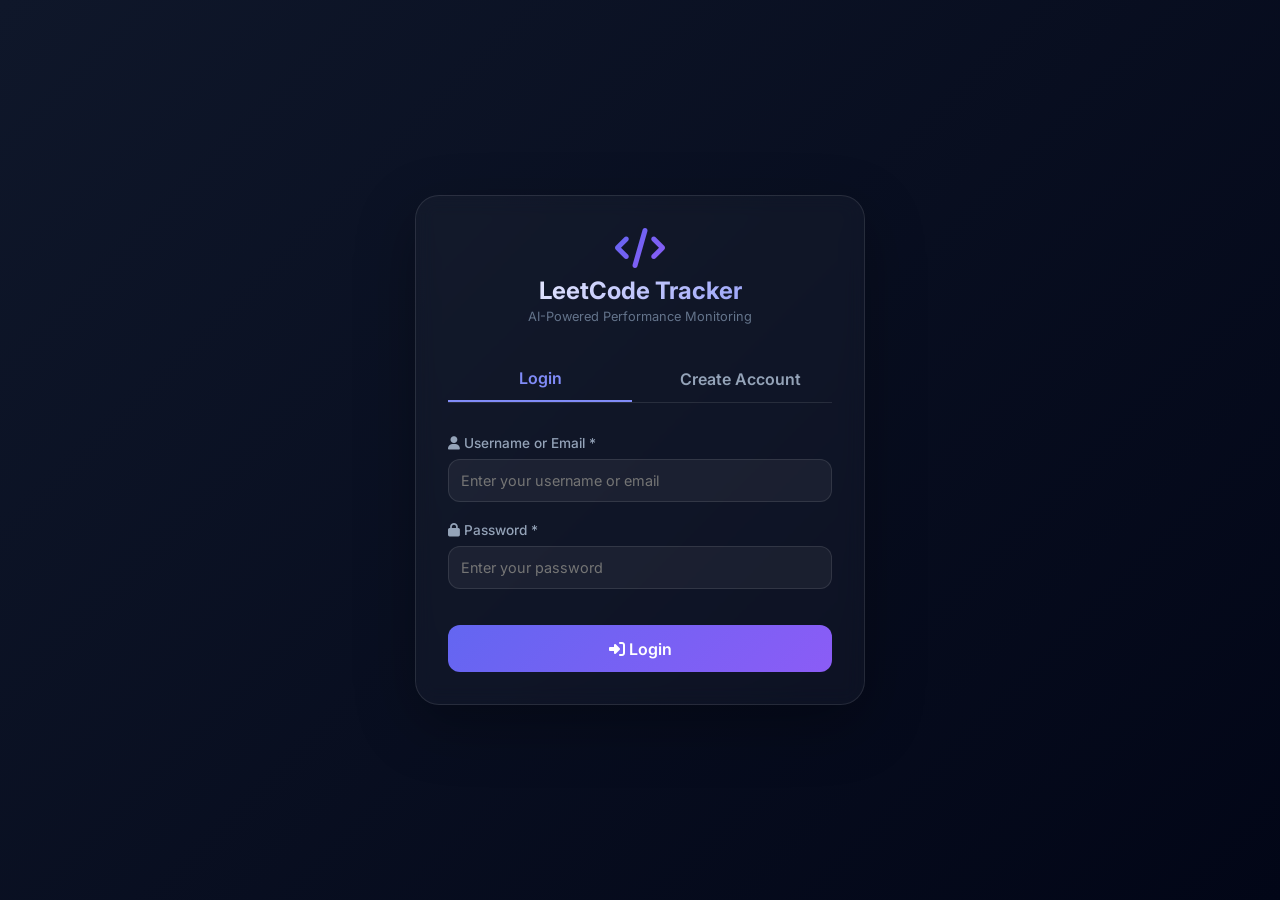
<file: templates/login.html>
<!DOCTYPE html>
<html lang="en">
<head>
    <meta charset="UTF-8">
    <meta name="viewport" content="width=device-width, initial-scale=1.0">
    <title>Login | LeetCode Tracker</title>
    <link href="https://fonts.googleapis.com/css2?family=Inter:wght@300;400;500;600;700;800&display=swap" rel="stylesheet">
    <link rel="stylesheet" href="https://cdnjs.cloudflare.com/ajax/libs/font-awesome/6.4.0/css/all.min.css">
    <style>
        * {
            margin: 0;
            padding: 0;
            box-sizing: border-box;
        }
        
        body {
            font-family: 'Inter', sans-serif;
            background: linear-gradient(135deg, #0f172a 0%, #020617 100%);
            min-height: 100vh;
            display: flex;
            align-items: center;
            justify-content: center;
            padding: 2rem;
        }
        
        .auth-container {
            max-width: 450px;
            width: 100%;
        }
        
        .auth-card {
            background: rgba(255, 255, 255, 0.03);
            backdrop-filter: blur(10px);
            border-radius: 24px;
            padding: 2rem;
            border: 1px solid rgba(255, 255, 255, 0.1);
            box-shadow: 0 20px 60px rgba(0, 0, 0, 0.3);
        }
        
        .logo {
            text-align: center;
            margin-bottom: 2rem;
        }
        
        .logo i {
            font-size: 2.5rem;
            background: linear-gradient(135deg, #6366f1, #8b5cf6);
            -webkit-background-clip: text;
            -webkit-text-fill-color: transparent;
        }
        
        .logo h1 {
            font-size: 1.5rem;
            margin-top: 0.5rem;
            background: linear-gradient(135deg, #fff, #818cf8);
            -webkit-background-clip: text;
            -webkit-text-fill-color: transparent;
        }
        
        .tabs {
            display: flex;
            gap: 1rem;
            margin-bottom: 2rem;
            border-bottom: 1px solid rgba(255, 255, 255, 0.1);
        }
        
        .tab {
            flex: 1;
            background: none;
            border: none;
            padding: 0.75rem;
            font-size: 1rem;
            font-weight: 600;
            cursor: pointer;
            color: #94a3b8;
            transition: all 0.3s ease;
            font-family: 'Inter', sans-serif;
        }
        
        .tab.active {
            color: #818cf8;
            border-bottom: 2px solid #818cf8;
        }
        
        .form-group {
            margin-bottom: 1.25rem;
        }
        
        .form-group label {
            display: block;
            margin-bottom: 0.5rem;
            font-size: 0.85rem;
            color: #94a3b8;
            font-weight: 500;
        }
        
        .form-group input, .form-group select {
            width: 100%;
            padding: 0.75rem;
            background: rgba(255, 255, 255, 0.05);
            border: 1px solid rgba(255, 255, 255, 0.1);
            border-radius: 12px;
            color: #f1f5f9;
            font-size: 0.9rem;
            font-family: 'Inter', sans-serif;
            transition: all 0.3s ease;
        }
        
        .form-group input:focus, .form-group select:focus {
            outline: none;
            border-color: #6366f1;
            box-shadow: 0 0 0 2px rgba(99, 102, 241, 0.2);
        }
        
        .password-requirements {
            font-size: 0.7rem;
            color: #64748b;
            margin-top: 0.5rem;
            padding: 0.5rem;
            background: rgba(0, 0, 0, 0.2);
            border-radius: 8px;
        }
        
        .password-requirements ul {
            margin-left: 1rem;
            margin-top: 0.25rem;
        }
        
        .password-requirements li {
            list-style: none;
            font-size: 0.7rem;
            margin: 0.25rem 0;
        }
        
        .password-requirements li.valid {
            color: #10b981;
        }
        
        .password-requirements li.invalid {
            color: #64748b;
        }
        
        .submit-btn {
            width: 100%;
            background: linear-gradient(135deg, #6366f1, #8b5cf6);
            border: none;
            padding: 0.85rem;
            border-radius: 12px;
            color: white;
            font-size: 1rem;
            font-weight: 600;
            cursor: pointer;
            margin-top: 1rem;
            transition: all 0.3s ease;
            font-family: 'Inter', sans-serif;
        }
        
        .submit-btn:hover {
            transform: translateY(-2px);
            box-shadow: 0 8px 25px rgba(99, 102, 241, 0.4);
        }
        
        .toast {
            position: fixed;
            bottom: 20px;
            right: 20px;
            background: #1e293b;
            border-left: 3px solid #6366f1;
            padding: 0.75rem 1rem;
            border-radius: 8px;
            transform: translateX(400px);
            transition: transform 0.3s ease;
            z-index: 1000;
            font-size: 0.85rem;
        }
        
        .toast.show {
            transform: translateX(0);
        }
        
        .toast.success { border-left-color: #10b981; }
        .toast.error { border-left-color: #ef4444; }
        
        @media (max-width: 480px) {
            .auth-card { padding: 1.5rem; }
        }
    </style>
</head>
<body>
    <div class="auth-container">
        <div class="auth-card">
            <div class="logo">
                <i class="fas fa-code"></i>
                <h1>LeetCode Tracker</h1>
                <p style="font-size: 0.8rem; color: #64748b; margin-top: 0.25rem;">AI-Powered Performance Monitoring</p>
            </div>
            
            <div class="tabs">
                <button class="tab active" onclick="switchTab('login')">Login</button>
                <button class="tab" onclick="switchTab('signup')">Create Account</button>
            </div>
            
            <!-- Login Form -->
            <div id="loginForm">
                <div class="form-group">
                    <label><i class="fas fa-user"></i> Username or Email *</label>
                    <input type="text" id="loginUsername" placeholder="Enter your username or email">
                </div>
                <div class="form-group">
                    <label><i class="fas fa-lock"></i> Password *</label>
                    <input type="password" id="loginPassword" placeholder="Enter your password">
                </div>
                <button class="submit-btn" onclick="login()">
                    <i class="fas fa-sign-in-alt"></i> Login
                </button>
            </div>
            
            <!-- Signup Form -->
            <div id="signupForm" style="display: none;">
                <div class="form-group">
                    <label><i class="fas fa-user"></i> Full Name *</label>
                    <input type="text" id="fullName" placeholder="Enter your full name">
                </div>
                <div class="form-group">
                    <label><i class="fas fa-user-tag"></i> Username *</label>
                    <input type="text" id="username" placeholder="Choose a username">
                </div>
                <div class="form-group">
                    <label><i class="fas fa-envelope"></i> Email *</label>
                    <input type="email" id="email" placeholder="Enter your email">
                </div>
                <div class="form-group">
                    <label><i class="fas fa-lock"></i> Password *</label>
                    <input type="password" id="password" placeholder="Create a strong password" onkeyup="validatePasswordStrength()">
                </div>
                <div class="form-group">
                    <label><i class="fas fa-lock"></i> Confirm Password *</label>
                    <input type="password" id="confirmPassword" placeholder="Confirm your password">
                </div>
                <div class="form-group">
                    <label><i class="fas fa-chalkboard-teacher"></i> Role</label>
                    <select id="role">
                        <option value="teacher">Teacher</option>
                        <option value="admin">Admin</option>
                    </select>
                </div>
                
                <div class="password-requirements" id="passwordRequirements">
                    <small>Password Requirements:</small>
                    <ul>
                        <li id="reqLength">❌ At least 8 characters</li>
                        <li id="reqUpper">❌ At least one uppercase letter</li>
                        <li id="reqLower">❌ At least one lowercase letter</li>
                        <li id="reqNumber">❌ At least one number</li>
                        <li id="reqSpecial">❌ At least one special character (!@#$%^&*)</li>
                    </ul>
                </div>
                
                <button class="submit-btn" onclick="signup()">
                    <i class="fas fa-user-plus"></i> Create Account
                </button>
            </div>
        </div>
    </div>
    
    <div id="toast" class="toast"></div>
    
    <script>
        function switchTab(tab) {
            const loginForm = document.getElementById('loginForm');
            const signupForm = document.getElementById('signupForm');
            const tabs = document.querySelectorAll('.tab');
            
            if (tab === 'login') {
                loginForm.style.display = 'block';
                signupForm.style.display = 'none';
                tabs[0].classList.add('active');
                tabs[1].classList.remove('active');
            } else {
                loginForm.style.display = 'none';
                signupForm.style.display = 'block';
                tabs[0].classList.remove('active');
                tabs[1].classList.add('active');
            }
        }
        
        function validatePasswordStrength() {
            const password = document.getElementById('password').value;
            
            const reqLength = document.getElementById('reqLength');
            const reqUpper = document.getElementById('reqUpper');
            const reqLower = document.getElementById('reqLower');
            const reqNumber = document.getElementById('reqNumber');
            const reqSpecial = document.getElementById('reqSpecial');
            
            reqLength.innerHTML = password.length >= 8 ? '✅ At least 8 characters' : '❌ At least 8 characters';
            reqUpper.innerHTML = /[A-Z]/.test(password) ? '✅ At least one uppercase letter' : '❌ At least one uppercase letter';
            reqLower.innerHTML = /[a-z]/.test(password) ? '✅ At least one lowercase letter' : '❌ At least one lowercase letter';
            reqNumber.innerHTML = /[0-9]/.test(password) ? '✅ At least one number' : '❌ At least one number';
            reqSpecial.innerHTML = /[!@#$%^&*(),.?":{}|<>]/.test(password) ? '✅ At least one special character' : '❌ At least one special character';
        }
        
        async function signup() {
            const fullName = document.getElementById('fullName').value.trim();
            const username = document.getElementById('username').value.trim();
            const email = document.getElementById('email').value.trim();
            const password = document.getElementById('password').value;
            const confirmPassword = document.getElementById('confirmPassword').value;
            const role = document.getElementById('role').value;
            
            if (!fullName || !username || !email || !password) {
                showToast('Please fill all required fields', 'error');
                return;
            }
            
            if (password !== confirmPassword) {
                showToast('Passwords do not match', 'error');
                return;
            }
            
            try {
                const response = await fetch('/api/auth/signup', {
                    method: 'POST',
                    headers: { 'Content-Type': 'application/json' },
                    body: JSON.stringify({ full_name: fullName, username, email, password, confirm_password: confirmPassword, role })
                });
                
                const data = await response.json();
                
                if (response.ok) {
                    showToast(data.message, 'success');
                    setTimeout(() => switchTab('login'), 2000);
                    document.getElementById('signupForm').reset();
                } else {
                    showToast(data.error, 'error');
                }
            } catch (error) {
                showToast('Network error. Please try again.', 'error');
            }
        }
        
        async function login() {
            const username = document.getElementById('loginUsername').value.trim();
            const password = document.getElementById('loginPassword').value;
            
            if (!username || !password) {
                showToast('Please enter username and password', 'error');
                return;
            }
            
            try {
                const response = await fetch('/api/auth/login', {
                    method: 'POST',
                    headers: { 'Content-Type': 'application/json' },
                    body: JSON.stringify({ username, password })
                });
                
                const data = await response.json();
                
                if (response.ok) {
                    localStorage.setItem('session_token', data.session_token);
                    localStorage.setItem('user', JSON.stringify(data.user));
                    showToast('Login successful! Redirecting...', 'success');
                    setTimeout(() => {
                        window.location.href = '/dashboard';
                    }, 1500);
                } else {
                    showToast(data.error, 'error');
                }
            } catch (error) {
                showToast('Network error. Please try again.', 'error');
            }
        }
        
        function showToast(message, type) {
            const toast = document.getElementById('toast');
            toast.textContent = message;
            toast.className = `toast ${type} show`;
            setTimeout(() => toast.classList.remove('show'), 3000);
        }
    </script>
</body>
</html>
</file>
